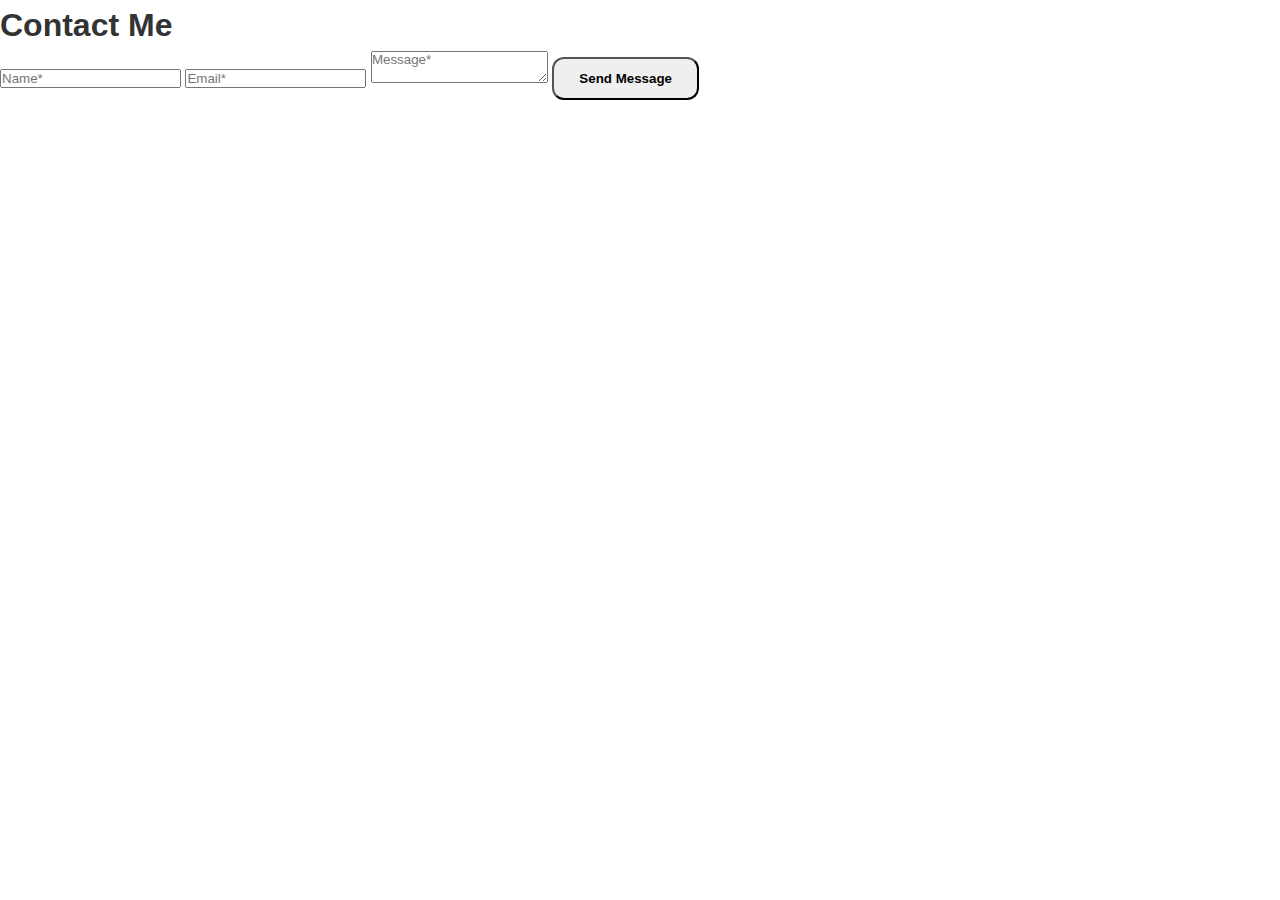
<file: contact.html>
<!DOCTYPE html>
<html lang="en">
<head>
  <meta charset="UTF-8">
  <title>Contact - Aamir Shahzad</title>
  <link rel="stylesheet" href="style.css">
</head>
<body>
  <h1>Contact Me</h1>
  <form action="https://formsubmit.co/amirshahzad37925@gmail.com" method="POST">
    <input type="hidden" name="_captcha" value="false">
    <input type="text" name="name" placeholder="Name*" required>
    <input type="email" name="email" placeholder="Email*" required>
    <textarea name="message" placeholder="Message*" required></textarea>
    <button type="submit" class="btn">Send Message</button>
  </form>
</body>
</html>
</file>
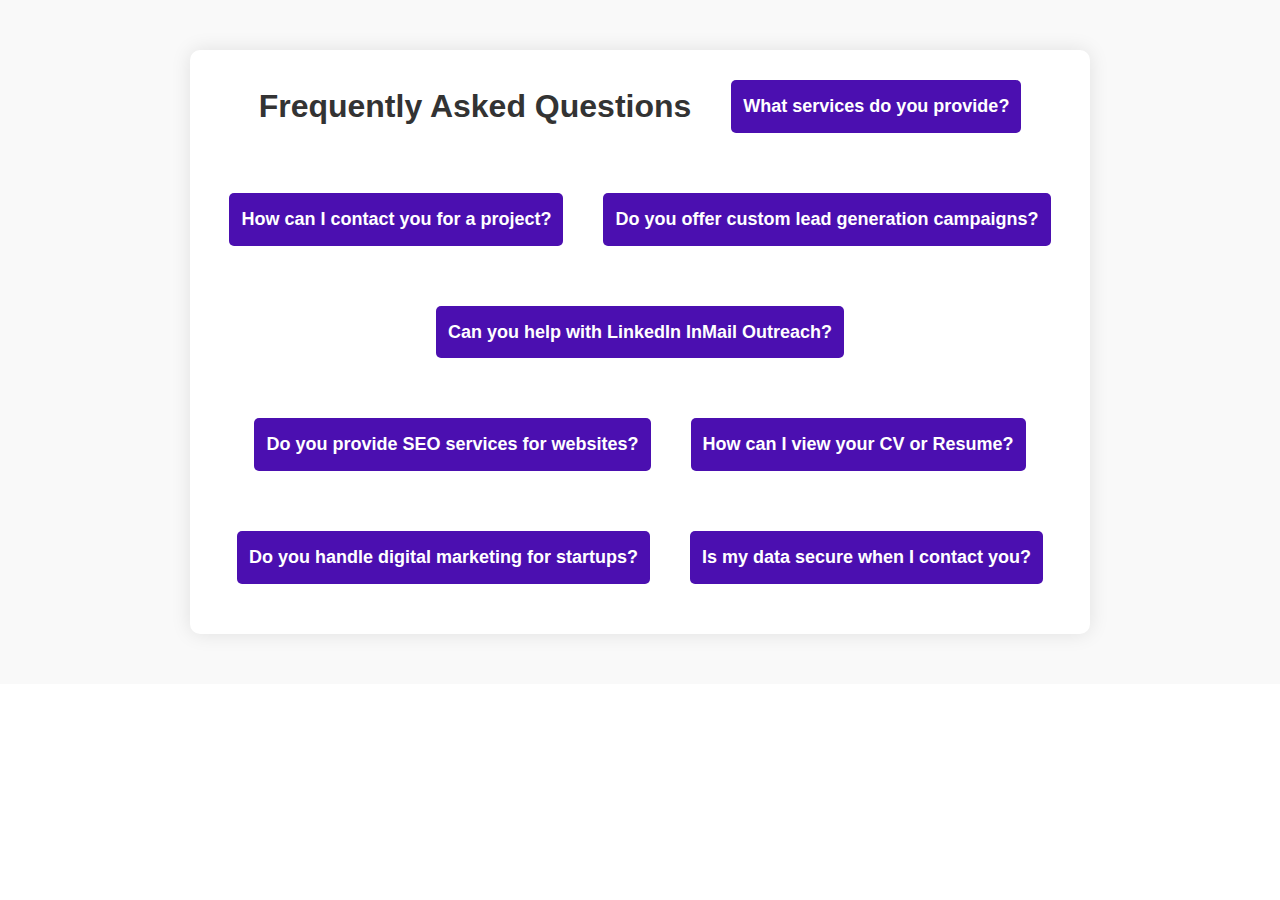
<file: faqs.html>
<!DOCTYPE html>
<html lang="en">
<head>
    <meta charset="UTF-8">
    <meta name="viewport" content="width=device-width, initial-scale=1.0">
    <title>FAQs - Aamir Shahzad</title>

    <!-- Favicon Links -->
    <link rel="shortcut icon" href="favicon.ico" type="image/x-icon">
    <link rel="icon" href="favicon.ico" type="image/x-icon">

    <link rel="icon" type="image/png" sizes="32x32" href="favicon-32x32.png">
    <link rel="icon" type="image/png" sizes="16x16" href="favicon-16x16.png">
    <link rel="apple-touch-icon" sizes="180x180" href="apple-touch-icon.png">
    <link rel="icon" type="image/png" sizes="192x192" href="android-chrome-192x192.png">
    <link rel="icon" type="image/png" sizes="512x512" href="android-chrome-512x512.png">
    <link rel="manifest" href="site.webmanifest">

    <link rel="canonical" href="https://aamirportfolio.site/faqs.html">
    <link rel="stylesheet" href="style.css">
    <link rel="stylesheet" href="https://cdnjs.cloudflare.com/ajax/libs/font-awesome/6.5.2/css/all.min.css">

    <style>
        .faqs-section {
            background: #f9f9f9;
            padding: 50px 20px;
            font-family: 'Poppins', sans-serif;
        }

        .faqs-section .container {
            max-width: 900px;
            margin: 0 auto;
            background: #fff;
            padding: 30px;
            border-radius: 10px;
            box-shadow: 0 0 20px rgba(0,0,0,0.1);
        }

        .faqs-section h1 {
            text-align: center;
            margin-bottom: 20px;
            color: #333;
        }

        .faq-item {
            margin-bottom: 20px;
        }

        .faq-item h3 {
            cursor: pointer;
            padding: 12px;
            margin: 0;
            background: #4b0fb0;
            color: #fff;
            border-radius: 5px;
            font-size: 18px;
        }

        .faq-item p {
            display: none;
            background: #f3f3f3;
            padding: 12px;
            margin: 0;
            border-radius: 0 0 5px 5px;
            font-size: 16px;
            color: #333;
        }

        .faq-item.active p {
            display: block;
        }

        @media(max-width: 600px) {
            .faqs-section .container {
                padding: 20px;
            }
        }
    </style>
</head>
<body>

<section class="faqs-section">
    <div class="container">
        <h1>Frequently Asked Questions</h1>

        <div class="faq-item">
            <h3>What services do you provide?</h3>
            <p>I specialize in Lead Generation, LinkedIn Outreach, SEO Optimization, and Digital Marketing campaigns to help businesses grow.</p>
        </div>

        <div class="faq-item">
            <h3>How can I contact you for a project?</h3>
            <p>You can reach me via the Contact Form on my portfolio website or directly at <a href="mailto:aamirsinfo@gmail.com">aamirsinfo@gmail.com</a>.</p>
        </div>

        <div class="faq-item">
            <h3>Do you offer custom lead generation campaigns?</h3>
            <p>Yes, I create tailored campaigns based on your target audience, industry, and business goals to deliver high-quality leads.</p>
        </div>

        <div class="faq-item">
            <h3>Can you help with LinkedIn InMail Outreach?</h3>
            <p>Absolutely! I am an expert in LinkedIn InMail outreach and can design campaigns to connect with your ideal prospects.</p>
        </div>

        <div class="faq-item">
            <h3>Do you provide SEO services for websites?</h3>
            <p>Yes, I help optimize websites for better rankings, faster load speeds, and improved visibility on search engines.</p>
        </div>

        <div class="faq-item">
            <h3>How can I view your CV or Resume?</h3>
            <p>You can download my CV directly from the link in the portfolio footer or through this <a href="aamir-shahzad-cv.pdf">CV Download</a> link.</p>
        </div>

        <div class="faq-item">
            <h3>Do you handle digital marketing for startups?</h3>
            <p>Yes, I provide affordable digital marketing services for startups, focusing on growth and audience engagement.</p>
        </div>

        <div class="faq-item">
            <h3>Is my data secure when I contact you?</h3>
            <p>Absolutely! Please read the Privacy Policy page on my website to understand how your data is protected.</p>
        </div>
    </div>
</section>

<script>
    const faqItems = document.querySelectorAll('.faq-item h3');
    faqItems.forEach(item => {
        item.addEventListener('click', () => {
            const parent = item.parentElement;
            parent.classList.toggle('active');
        });
    });
</script>

</body>
</html>
</file>
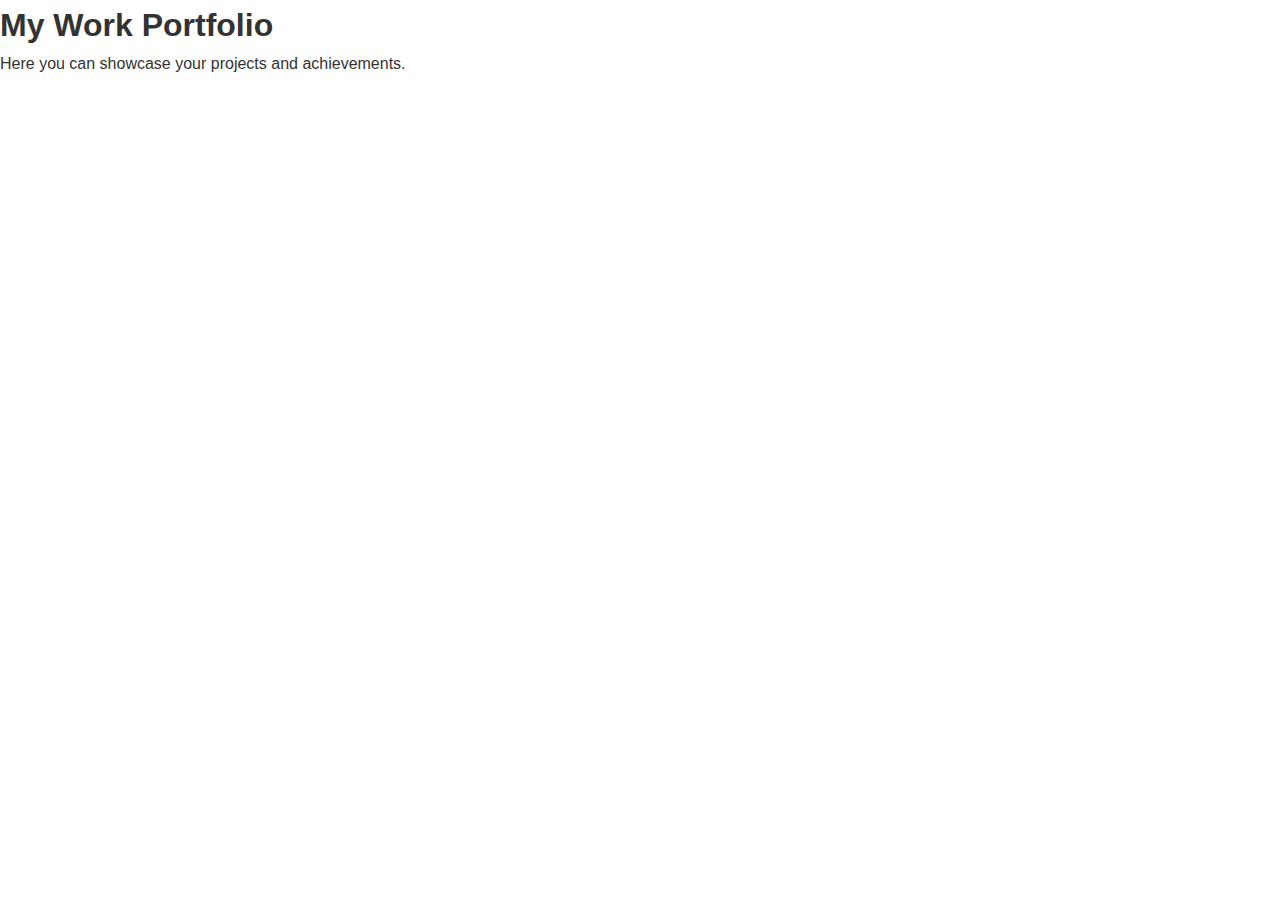
<file: portfolio.html>
<!DOCTYPE html>
<html lang="en">
<head>
  <meta charset="UTF-8">
  <title>My Portfolio - Aamir Shahzad</title>
  <link rel="stylesheet" href="style.css">
</head>
<body>
  <h1>My Work Portfolio</h1>
  <p>Here you can showcase your projects and achievements.</p>
</body>
</html>
</file>
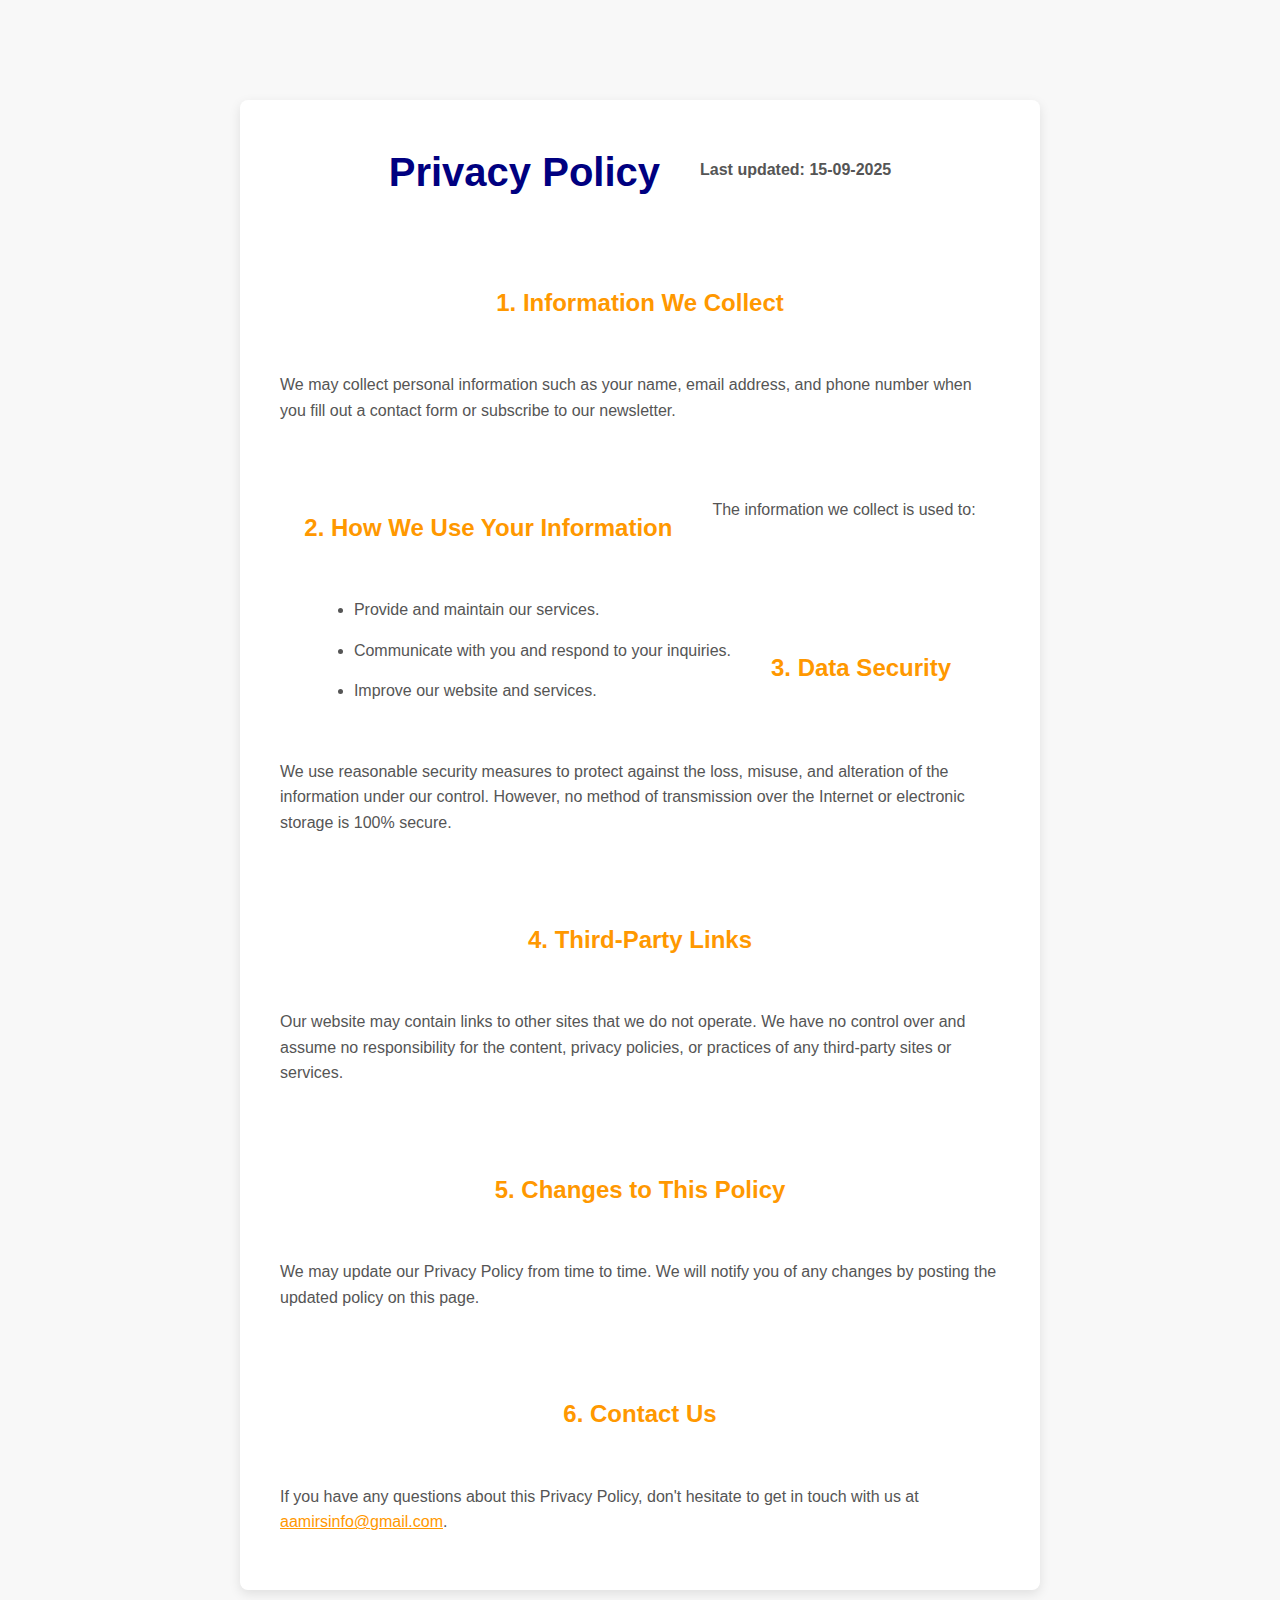
<file: privacy.html>
<!DOCTYPE html>
<html lang="en">
<head>
    <meta charset="UTF-8">
    <meta name="viewport" content="width=device-width, initial-scale=1.0">
    <title>Privacy Policy</title>
    <link rel="icon" type="image/x-icon" href="/images/favicon.ico">
    <link rel="stylesheet" href="style.css">
    <link rel="stylesheet" href="https://cdnjs.cloudflare.com/ajax/libs/font-awesome/6.5.2/css/all.min.css">
</head>
<body>

    <section class="privacy-policy">
        <div class="container">
            <h1>Privacy Policy</h1>
            <p><strong>Last updated: 15-09-2025</strong></p>

            <h2>1. Information We Collect</h2>
            <p>We may collect personal information such as your name, email address, and phone number when you fill out a contact form or subscribe to our newsletter.</p>

            <h2>2. How We Use Your Information</h2>
            <p>The information we collect is used to:</p>
            <ul>
                <li>Provide and maintain our services.</li>
                <li>Communicate with you and respond to your inquiries.</li>
                <li>Improve our website and services.</li>
            </ul>

            <h2>3. Data Security</h2>
            <p>We use reasonable security measures to protect against the loss, misuse, and alteration of the information under our control. However, no method of transmission over the Internet or electronic storage is 100% secure.</p>

            <h2>4. Third-Party Links</h2>
            <p>Our website may contain links to other sites that we do not operate. We have no control over and assume no responsibility for the content, privacy policies, or practices of any third-party sites or services.</p>

            <h2>5. Changes to This Policy</h2>
            <p>We may update our Privacy Policy from time to time. We will notify you of any changes by posting the updated policy on this page.</p>

            <h2>6. Contact Us</h2>
            <p>If you have any questions about this Privacy Policy, don't hesitate to get in touch with us at <a href="mailto:aamirsinfo@gmail.com">aamirsinfo@gmail.com</a>.</p>
        </div>
    </section>

    </body>
</html>
</file>
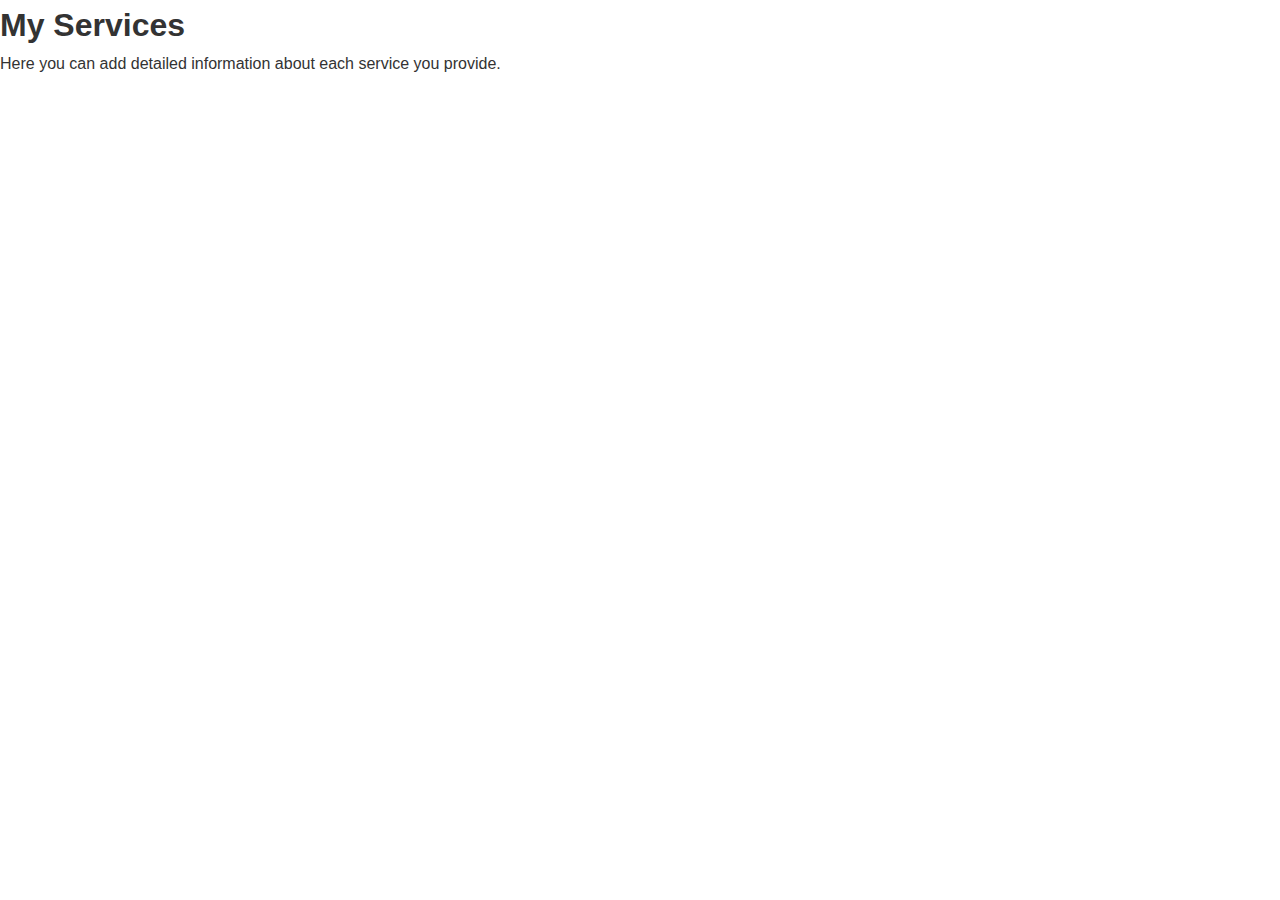
<file: services.html>
<!DOCTYPE html>
<html lang="en">
<head>
  <meta charset="UTF-8">
  <title>My Services - Aamir Shahzad</title>
  <link rel="stylesheet" href="style.css">
</head>
<body>
  <h1>My Services</h1>
  <p>Here you can add detailed information about each service you provide.</p>
</body>
</html>
</file>
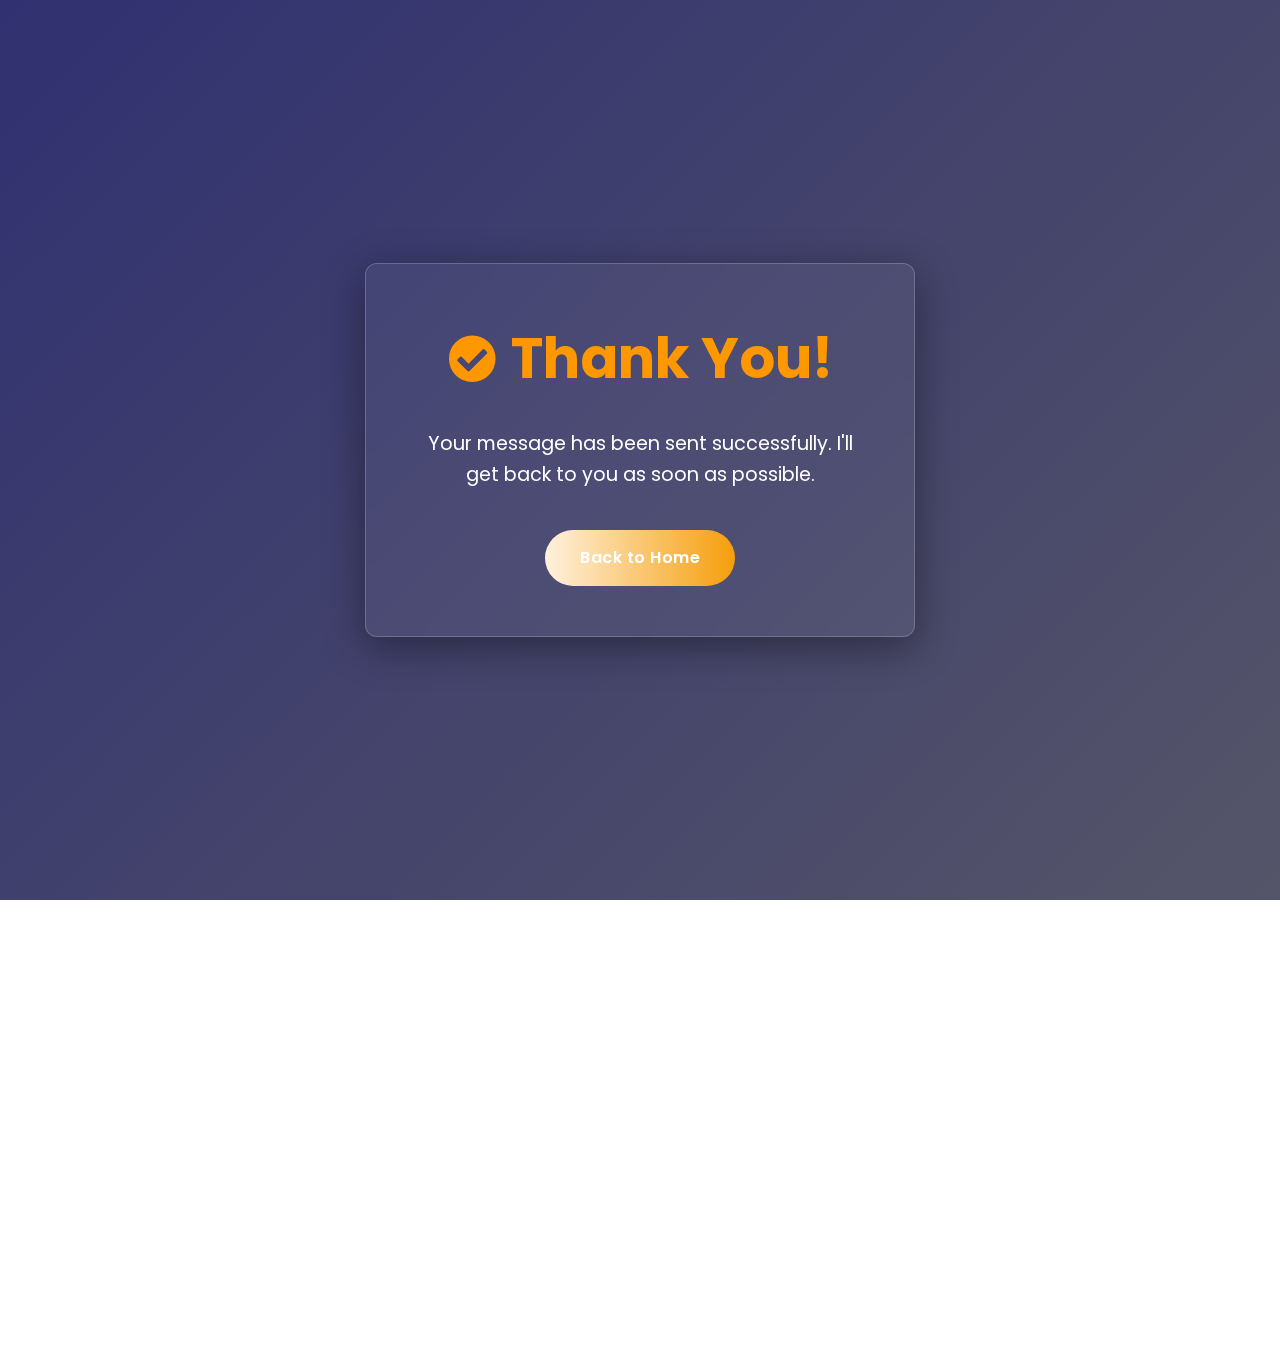
<file: thankyou.html>
<!DOCTYPE html>
<html lang="en">
<head>
    <meta charset="UTF-8">
    <meta name="viewport" content="width=device-width, initial-scale=1.0">
    <title>Thank You | Aamir Shahzad</title>

    <!-- Favicon Links - Recommended Order -->
<link rel="shortcut icon" href="favicon.ico" type="image/x-icon">
<link rel="icon" href="favicon.ico" type="image/x-icon">

<!-- Optional Sizes -->
<link rel="icon" type="image/png" sizes="32x32" href="favicon-32x32.png">
<link rel="icon" type="image/png" sizes="16x16" href="favicon-16x16.png">
<link rel="apple-touch-icon" sizes="180x180" href="apple-touch-icon.png">
<link rel="icon" type="image/png" sizes="192x192" href="android-chrome-192x192.png">
<link rel="icon" type="image/png" sizes="512x512" href="android-chrome-512x512.png">

<!-- Manifest (Optional for PWA) -->
<link rel="manifest" href="site.webmanifest">
    <link rel="canonical" href="https://aamirportfolio.site/thankyou.html">
    <link rel="preconnect" href="https://fonts.googleapis.com">
    <link rel="preconnect" href="https://fonts.gstatic.com" crossorigin>
    <link href="https://fonts.googleapis.com/css2?family=Poppins:wght@400;500;600;700&display=swap" rel="stylesheet"> 
    <link rel="stylesheet" href="https://cdnjs.cloudflare.com/ajax/libs/font-awesome/5.15.4/css/all.min.css">    
    <link rel="stylesheet" href="style.css">
    
    <style>
        /* ================= THANK YOU PAGE STYLES ================= */
        body {
            background: linear-gradient(135deg, rgba(0, 0, 80, 0.85), rgba(0, 0, 30, 0.7));
            color: #fff;
            display: flex;
            justify-content: center;
            align-items: center;
            height: 100vh;
            text-align: center;
            font-family: 'Poppins', sans-serif;
            overflow: hidden;
            position: relative;
        }

        /* Subtle background animation */
        body::after {
            content: '';
            position: absolute;
            top: -50%;
            left: -50%;
            width: 200%;
            height: 200%;
            background: rgba(255, 255, 255, 0.05);
            animation: background-pulse 15s ease-in-out infinite;
            z-index: -1;
        }
        
        @keyframes background-pulse {
            0% { transform: scale(1) rotate(0deg); }
            50% { transform: scale(1.1) rotate(5deg); }
            100% { transform: scale(1) rotate(0deg); }
        }

        .thankyou-box {
            background: rgba(255, 255, 255, 0.05);
            backdrop-filter: blur(10px);
            padding: 50px; /* Increased padding */
            border-radius: 12px;
            box-shadow: 0 10px 40px 0 rgba(0, 0, 0, 0.4);
            max-width: 550px;
            width: 90%;
            border: 1px solid rgba(255, 255, 255, 0.2);
            animation: fadeInScale 0.8s cubic-bezier(0.2, 0.8, 0.2, 1);
            position: relative;
        }

        .thankyou-box h1 {
            font-size: 3.5rem; /* Increased font size */
            color: #ff9800;
            margin-bottom: 25px;
            display: flex;
            align-items: center;
            justify-content: center;
            gap: 15px;
        }
        
        .thankyou-box h1 i {
            font-size: 3rem;
            color: #ff9800;
        }

        .thankyou-box p {
            font-size: 1.2rem; /* Increased font size for better readability */
            line-height: 1.6;
            margin-bottom: 40px;
        }

        /* Match the main website's button style */
        .thankyou-box .btn-back {
            display: inline-block;
            background: linear-gradient(90deg, #FFF1DE, #f59e0b);
            color: #fff;
            padding: 15px 35px; /* Increased button size */
            text-decoration: none;
            border-radius: 50px; /* More rounded button */
            font-weight: 600;
            transition: all 0.4s ease;
            letter-spacing: 0.5px;
        }

        .thankyou-box .btn-back:hover {
            background: #fff;
            color: #ff9800;
            box-shadow: 0 5px 15px rgba(255, 152, 0, 0.4);
            transform: translateY(-3px);
        }

        /* Responsive styles for smaller screens */
        @media (max-width: 600px) {
            .thankyou-box {
                padding: 30px;
            }
            .thankyou-box h1 {
                font-size: 2.5rem;
                gap: 10px;
            }
            .thankyou-box h1 i {
                font-size: 2.5rem;
            }
            .thankyou-box p {
                font-size: 1rem;
            }
        }
        
        @keyframes fadeInScale {
            from {
                opacity: 0;
                transform: scale(0.9);
            }
            to {
                opacity: 1;
                transform: scale(1);
            }
        }
    </style>
</head>
<body>
    <div class="thankyou-box">
        <h1>
            <i class="fas fa-check-circle"></i>
            Thank You!
        </h1>
        <p>Your message has been sent successfully. I'll get back to you as soon as possible.</p>
        <a href="index.html" class="btn-back">Back to Home</a>
    </div>
</body>
</html>
</file>
<file: style.css>
/* ================= GENERAL STYLES ================= */
        * {
            margin: 0;
            padding: 0;
            box-sizing: border-box;
            font-family: 'Poppins', sans-serif;
        }

        body {
            line-height: 1.6;
            color: #333;
            background: #fff;
        }

        html {
            scroll-behavior: smooth;
        }
A
        section {
            scroll-margin-top: 100px;
        }

        /* ================= PRELOADER ================= */
        #preloader {
            position: fixed;
            top: 0;
            left: 0;
            width: 100%;
            height: 100%;
            background: linear-gradient(135deg, rgb(2, 6, 125), rgba(4, 7, 92), rgba(0, 0, 128, 1));
            display: flex;
            align-items: center;
            justify-content: center;
            z-index: 9999;
            transition: opacity 0.8s ease;
        }

        #preloader.fade-out {
            opacity: 0;
            pointer-events: none;
            transition: opacity 0.8s ease;
        }

        :root {
            --cube-size: 28px;
            --duration: 2000ms;
            --top-gradient: linear-gradient(160deg, #f97316, #000080);
            --side-gradient: linear-gradient(135deg, #FFF1DE, #f59e0b);
        }

        .preloader-overlay {
            position: fixed;
            inset: 0;
            display: flex;
            align-items: center;
            justify-content: center;
            background: linear-gradient(135deg, #0f172a, #312e81);
            z-index: 9999;
        }

        /* Cloth-like wave animation */
        @keyframes clothWave {
            0% { transform: rotateX(40deg) rotateZ(-45deg) translateY(0) translateX(0); }
            25% { transform: rotateX(40deg) rotateZ(-45deg) translateY(-20px) translateX(10px); }
            50% { transform: rotateX(40deg) rotateZ(-45deg) translateY(0) translateX(20px); }
            75% { transform: rotateX(40deg) rotateZ(-45deg) translateY(20px) translateX(10px); }
            100% { transform: rotateX(40deg) rotateZ(-45deg) translateY(0) translateX(0); }
        }

        .cube-grid {
            display: grid;
            grid-template-columns: repeat(4, 1fr);
            gap: 8px;
            transform-style: preserve-3d;
            perspective: 800px;
            animation: clothWave 5s ease-in-out infinite;
        }

        /* Cube spring animation */
        @keyframes jumpWithWave {
            0%, 100% { transform: translateY(0) scaleY(1); }
            25% { transform: translateY(-25px) scaleY(1.1); }
            50% { transform: translateY(0) scaleY(0.9); }
            75% { transform: translateY(15px) scaleY(1.05); }
        }

        .cube {
            position: relative;
            width: var(--cube-size);
            height: var(--cube-size);
            transform-style: preserve-3d;
            animation: jumpWithWave 2s ease-in-out infinite;
        }

        /* Faces with gradients */
        .face {
            position: absolute;
            width: var(--cube-size);
            height: var(--cube-size);
            opacity: 0.95;
            border: 1px solid rgba(0,0,0,0.1);
        }

        /* top = orange gradient + glow */
        .top {
            background: linear-gradient(135deg, #f97316, #f59e0b);
            box-shadow: 0 0 10px rgba(255, 140, 0, 0.7), 0 0 20px rgba(255, 140, 0, 0.5);
            transform: rotateX(90deg) translateZ(calc(var(--cube-size)/2));
        }

        /* sides = dark blue */
        .bottom { background: var(--side-gradient); transform: rotateX(-90deg) translateZ(calc(var(--cube-size)/2)); }
        .left { background: var(--side-gradient); transform: rotateY(-90deg) translateZ(calc(var(--cube-size)/2)); }
        .right { background: var(--side-gradient); transform: rotateY(90deg) translateZ(calc(var(--cube-size)/2)); }
        .front { background: var(--side-gradient); transform: translateZ(calc(var(--cube-size)/2)); }
        .back { background: var(--side-gradient); transform: rotateY(180deg) translateZ(calc(var(--cube-size)/2)); }

        /* Ripple delays for natural wave motion */
        .cube:nth-child(1) { animation-delay: 0s; }
        .cube:nth-child(2) { animation-delay: 0.1s; }
        .cube:nth-child(3) { animation-delay: 0.2s; }
        .cube:nth-child(4) { animation-delay: 0.3s; }
        .cube:nth-child(5) { animation-delay: 0.2s; }
        .cube:nth-child(6) { animation-delay: 0.3s; }
        .cube:nth-child(7) { animation-delay: 0.4s; }
        .cube:nth-child(8) { animation-delay: 0.5s; }
        .cube:nth-child(9) { animation-delay: 0.4s; }
        .cube:nth-child(10) { animation-delay: 0.5s; }
        .cube:nth-child(11) { animation-delay: 0.6s; }
        .cube:nth-child(12) { animation-delay: 0.7s; }
        .cube:nth-child(13) { animation-delay: 0.6s; }
        .cube:nth-child(14) { animation-delay: 0.7s; }
        .cube:nth-child(15) { animation-delay: 0.8s; }
        .cube:nth-child(16) { animation-delay: 0.9s; }

        /* ================= NAVBAR ================= */
        nav {
            position: fixed;
            top: 0;
            left: 0;
            width: 100%;
            background: rgba(0, 0, 0, 0.4);
            backdrop-filter: blur(10px);
            padding: 12px 15px;
            display: flex;
            justify-content: space-between;
            align-items: center;
            z-index: 1000;
        }

        nav .logo {
            color: #fff;
            font-size: 28px;
            font-weight: 600;
            text-decoration: none !important;
        }

        nav .logo span {
            color: #ff9800;
        }

        nav ul {
            list-style: none;
            display: flex;
            gap: 30px;
        }

        nav ul li a {
            text-decoration: none;
            color: white;
            font-size: 18px;
            font-weight: 500;
            position: relative;
            transition: color 0.3s ease;
        }

        nav ul li a::after {
            content: "";
            position: absolute;
            width: 0;
            height: 2px;
            left: 0;
            bottom: -5px;
            background: linear-gradient(90deg, #00c6ff, #0072ff);
            transition: width 0.3s ease;
        }

        nav ul li a:hover {
            color: #00ffff;
        }

        nav ul li a:hover::after,
        nav ul li a.active::after {
            width: 100%;
        }

        nav ul li a.active {
            color: #ffd700;
        }

       /* ================= HERO ================= */
.hero {
    padding-top: 60px;
    min-height: 100vh;
    position: relative;
    overflow: hidden;
    display: flex;
    align-items: center;
    justify-content: center;
    background: linear-gradient(135deg, rgba(0, 0, 80, 0.85), rgba(0, 0, 30, 0.7));
    color: #fff;
    text-align: center;
}

/* Moving Metallic Shine */
.hero::before {
    content: "";
    position: absolute;
    top: 0;
    left: -50%;
    width: 200%;
    height: 100%;
    background: linear-gradient(
        120deg,
        rgba(255, 255, 255, 0.4) 0%,
        rgba(255, 255, 255, 0.05) 25%,
        rgba(255, 255, 255, 0) 50%,
        rgba(255, 255, 255, 0.05) 75%,
        rgba(255, 255, 255, 0.4) 100%
    );
    opacity: 0.1;
    transform: skewX(-20deg);
    filter: blur(12px);
    animation: metallicSweep 10s ease-in-out infinite;
    pointer-events: none;
    z-index: 1;
}

/* Glow particles */
.hero::after {
    content: "";
    position: absolute;
    top: 0;
    left: 0;
    width: 200%;
    height: 200%;
    background-image: radial-gradient(rgba(255,255,255,0.15) 1px, transparent 1px);
    background-size: 80px 80px;
    opacity: 0.08;
    animation: particlesMove 25s linear infinite;
    z-index: 1;
}

/* Shine Animation */
@keyframes metallicSweep {
    0% { transform: translateX(-100%) skewX(-20deg); }
    50% { transform: translateX(0%) skewX(-20deg); }
    100% { transform: translateX(100%) skewX(-20deg); }
}

/* Particle Animation */
@keyframes particlesMove {
    0% { transform: translateY(0); }
    100% { transform: translateY(-200px); }
}

/* Hero Content on Top */
.hero > * {
    position: relative;
    z-index: 2;
}

#particles-js {
    position: absolute;
    top: 0;
    left: 0;
    right: 0;
    width: 100%;
    height: 100%;
    z-index: -1;
}
 

.hero-content {
    display: flex;
    justify-content: center;
    align-items: center;
    width: 100%;
    max-width: 1200px;
    padding: 100px;
    flex-direction: column;
    z-index: 1;
}

@media (min-width: 768px) {
    .hero-content {
        flex-direction: row;
    }
}

/* IMAGE CONTAINER */
.hero-img {
    position: relative;
    overflow: hidden;
    border-radius: 20% 80% 80% 20% / 80% 20% 80% 20%;
    box-shadow: 0 0 50px 10px rgba(0, 191, 255, 0.7);
    margin-right: 100px;
    width: 310px; 
    height: 380px
}

.hero-img img {
    width: 100%;
    height: 100%;
    object-fit: cover;
    object-position: top;
    display: block;
}

/* Text Section */
.hero-text {
    text-align: left;
    color: #fff;
    text-align: center;
}

@media (min-width: 768px) {
    .hero-text {
        text-align: left; /* Desktop par left align */
    }
}

.hero-text h2 {
    font-size: 28px;
    margin-bottom: 5px;
    color: #fff;
}

.hero-text h1 {
    font-size: 48px;
    margin: 10px 0;
}

.hero-text h1 .highlight {
    color: #ff9800; /* Yellow/Orange highlight */
}

.hero-text .typing-text {
    font-size: 28px;
    color: #ffffff;
    font-weight: 500;
    display: inline-block;
    margin: 10px 0;
    min-height: 35px;
}

.hero-text p {
    font-size: 18px;
    margin-bottom: 20px;
}

/* Hero Button */
.hero-text .btn {
    background: linear-gradient(90deg, #FFF1DE, #f59e0b);
    color: #fff;
    padding: 12px 30px;
    text-decoration: none;
    border-radius: 12px 5px;
    margin-top: 20px;
    display: inline-block;
    transition: 0.3s;
}

.hero-text .btn:hover {
    background: #fff;
    color: #ff9800;
}

/* Responsive Adjustments */
@media (max-width: 767px) {
    .hero-img {
        margin-right: 0; /* Mobile par image ka right margin hatayein */
        margin-bottom: 30px; /* Mobile par image ke neeche space */
    }
    .hero-text h1 {
        font-size: 36px;
    }
    .hero-text h2, .hero-text .typing-text {
        font-size: 24px;
    }
    .hero-content {
        padding: 0 20px;
    }
}

/* ================= ABOUT ================= */
.about {
    background: linear-gradient(135deg, rgba(0, 0, 80, 0.85), rgba(0, 0, 30, 0.7));
            padding: 70px 30px;
            color: #fff;
}

.about h2 {
    color: #fff;
}

.about h2 span {
    color: #ff9800;
}

.container {
    display: flex;
    gap: 40px;
    flex-wrap: wrap;
    align-items: center; /* Vertically aligns items in the container */
    justify-content: center; /* Centers items horizontally */
}

/* When the screen is small, change the layout */
@media (max-width: 768px) {
    .container {
        flex-direction: column;
    }
}

.about-text-content {
    flex: 1;
    min-width: 300px; /* Ensures it doesn't get too small */
}

.about-text-content h2 {
    font-size: 36px;
    margin-bottom: 20px;
    color: #fff;
}

.about-text-content p {
    font-size: 16px;
    line-height: 1.7;
    margin-bottom: 15px;
    color: #fff;
}

.about-text-content strong {
    color: #4b6cb7;
}

/* Button group styling */
.btn-group {
    margin-top: 30px;
    display: flex;
    gap: 15px;
}

.btn {
    padding: 12px 25px;
    border-radius: 12px;
    text-decoration: none;
    font-weight: 600;
    transition: background 0.3s;
    text-align: center;
}

/* For the Let's Connect button */
.btn-primary {
    background: linear-gradient(90deg, #FFF1DE, #f59e0b);
    color: #fff;
    text-decoration: none;
    border-radius: 12px;
    display: inline-block;
    transition: 0.3s;
}

/* For the Download CV button */
.btn-secondary {
    background: linear-gradient(90deg, #FFF1DE, #f59e0b);
    color: #fff;
    text-decoration: none;
    border-radius: 12px;
    display: inline-block;
    transition: 0.3s;
}

/* Hover effects */
.btn-primary:hover, .btn-secondary:hover {
    background: #fff;
    color: #ff9800;
}
/* Container for the skills section */
.skills-container {
    flex: 1;
    display: flex;
    flex-direction: column;
    gap: 30px;
    max-width: 450px;
    margin: auto; /* Centers the container */
}

/* Individual skill item */
.skill-item {
    width: 100%;
}

.skill-item h3 {
    font-size: 18px;
    margin-bottom: 10px;
    color: #fff;
    font-weight: 600;
}

/* Outer bar (background) */
.progress-bar-container {
    background: #e9ecef;
    height: 12px;
    border-radius: 6px;
    overflow: hidden;
    position: relative;
}

/* Inner bar (the filling part) */
.progress-bar {
    background-color: #ff9800;
    height: 100%;
    width: 0; /* Start with 0 width to animate */
    transition: width 1.5s ease-in-out;
    border-radius: 6px;
    position: relative;
}

/* Add percentage text inside the bar */
.progress-bar::after {
    content: attr(data-skill-level);
    position: absolute;
    top: 50%;
    right: 5px;
    transform: translateY(-50%);
    color: white;
    font-size: 10px;
    font-weight: bold;
    text-shadow: 1px 1px 2px rgba(0, 0, 0, 0.4);
}

/* Mobile responsive adjustments */
@media (max-width: 768px) {
    .skills-container {
        width: 100%;
        margin-top: 40px;
    }
}
        /* ================= SERVICES ================= */
        .services {
            background: linear-gradient(135deg, rgba(0, 0, 80, 0.85), rgba(0, 0, 30, 0.7));
            text-align: center;
            padding: 70px 20px;
            color: #fff;
        }

        .services h2 span {
            color: #ff9800;
        }

        .service-container {
            display: grid;
            grid-template-columns: repeat(auto-fit, minmax(260px, 1fr));
            gap: 25px;
            margin-top: 40px;
        }

        .service-box {
            background: #fff;
            padding: 25px;
            border-radius: 12px;
            box-shadow: 0 4px 12px rgba(0,0,0,0.2);
            text-align: left;
            transition: all 0.3s ease;
        }

        .service-box:hover {
            transform: translateY(-8px);
            box-shadow: 0 8px 18px rgba(0,0,0,0.25);
        }

        .service-box h3 {
            font-size: 1.3rem;
            margin-bottom: 12px;
            color: #ff9800;
        }

        .service-box p {
            font-size: 0.95rem;
            color: #444;
            margin-bottom: 12px;
            line-height: 1.5;
        }

        .service-points {
            list-style: none;
            padding: 0;
            margin-top: 10px;
        }

        .service-points li {
            margin: 8px 0;
            font-size: 0.95rem;
            display: flex;
            align-items: center;
            color: #333;
        }

        .service-points i {
            color: #ff9800;
            margin-right: 10px;
            font-size: 16px;
            flex-shrink: 0;
        }

        .service-points li:hover i {
            transform: scale(1.2);
            color: #ff9800;
            transition: transform 0.3s ease;
        }

        /* ================= PORTFOLIO ================= */
        .portfolio {
            background: linear-gradient(135deg, rgba(0, 0, 80, 0.85), rgba(0, 0, 30, 0.7));
            text-align: center;
            padding: 70px 20px;
            color: #fff;
        }

        .portfolio h2 span {
            color: #ff9800;
        }

        .portfolio-container {
            display: grid;
            grid-template-columns: repeat(auto-fit, minmax(280px, 1fr));
            gap: 20px;
            margin-top: 30px;
        }

        .portfolio-item {
            background: #fff;
            border-radius: 12px;
            box-shadow: 0 4px 12px rgba(0, 0, 0, 0.2);
            text-align: center;
            transition: transform 0.3s ease, box-shadow 0.3s ease;
            position: relative;
            overflow: hidden;
            height: auto;
            display: flex;
            flex-direction: column;
        }

        .portfolio-item:hover {
            transform: translateY(-8px);
            box-shadow: 0 8px 18px rgba(0, 0, 0, 0.25);
        }

        .portfolio-link {
            text-decoration: none;
            color: #333;
            display: block;
        }

        .portfolio-item img {
            width: 100%;
            height: 200px;
            object-fit: contain;
            display: block;
            border-radius: 12px 12px 0 0;
        }

        .portfolio-item h3 {
            font-size: 1.3rem;
            color: #000080;
            margin: 15px 0;
        }

        .portfolio-item h3 i {
            margin-right: 8px;
            color: #ff9800;
        }

        /* The overlay effect on hover */
        .portfolio-item::before {
            content: "See More Details";
            position: absolute;
            top: 0;
            left: 0;
            width: 100%;
            height: 200px;
            background: rgba(0, 0, 0, 0.7);
            color: #fff;
            display: flex;
            align-items: center;
            justify-content: center;
            font-size: 1.1rem;
            font-weight: 500;
            opacity: 0;
            transition: opacity 0.4s ease;
            border-radius: 12px 12px 0 0;
            pointer-events: none;
        }

        .portfolio-item:hover::before {
            opacity: 1;
        }

        /* ================= COUNTER ================= */
        .counter-section {
            background: linear-gradient(135deg, rgba(0, 0, 80, 0.85), rgba(0, 0, 30, 0.7));
            text-align: center;
            padding: 70px 20px;
            color: #fff;
        }

        .counter-section h2 span { color: #ff9800; }

        .counter-container {
            display: grid;
            grid-template-columns: repeat(auto-fit, minmax(200px, 1fr));
            gap: 30px;
            margin-top: 40px;
        }

        .counter-box h3 {
            font-size: 2.5rem;
            color: #ff9800;
            margin-bottom: 10px;
        }

        .counter-box p { font-size: 1rem; }

/* ================= REVIEWS ================= */
.reviews {
  background: linear-gradient(135deg, rgba(0, 0, 80, 0.85), rgba(0, 0, 30, 0.7));
  padding: 50px 20px;
  text-align: center;
  color: #fff;
}

.reviews .section-title {
  font-size: 2.5rem;
  font-weight: 700;
  margin-bottom: 40px;
}

.reviews h2 {
  margin-bottom: 35px;  /* gap heading aur cards ke beech zyada ho jayega */
}

.reviews h2 span.highlight {
  color: #ff9800;  /* Orange color for 'Reviews' */
}

.reviews h2 span {
  color: #fff;  /* White color for 'Client' */
}
  
.review-container {
  display: grid;
  grid-template-columns: repeat(auto-fit, minmax(320px, 1fr));
  gap: 30px;
}

.review-card {
  background: #fff;
  color: #333;
  border-radius: 12px;
  padding: 25px;
  text-align: left;
  box-shadow: 0 4px 15px rgba(0,0,0,0.1);
  transition: transform 0.3s ease, box-shadow 0.3s ease;
}

.review-card:hover {
  transform: translateY(-8px);
  box-shadow: 0 8px 20px rgba(0,0,0,0.25);
}

.review-header {
  display: flex;
  align-items: center;
  gap: 15px;
  margin-bottom: 15px;
}

.review-img {
  width: 60px;
  height: 60px;
  border-radius: 50%;
  object-fit: cover;
}

.review-card h3 {
  margin: 0;
  font-size: 1.1rem;
  font-weight: 600;
  color: #000;
}

.stars {
  color: #ff9800;
  font-size: 1rem;
}

.review-card p {
  font-style: italic;
  color: #555;
  line-height: 1.5;
}

@media (max-width: 768px) {
  .reviews h2 {
    margin-bottom: 35px; /* mobile screens pe thoda kam gap */
  }
}

        /* ================= CERTIFICATIONS ================= */
        .certifications {
            /* Background ko Services aur Portfolio section se match kiya gaya hai */
            background: linear-gradient(135deg, rgba(0, 0, 80, 0.85), rgba(0, 0, 30, 0.7));
            padding: 60px 20px;
            text-align: center;
            position: relative;
            color: #fff; /* Text color ko white kar diya */
        }

        .certifications h2 {
            margin-bottom: 30px;
            color: #fff; /* Heading color ko white kar diya */
        }

        .certifications h2 span {
            color: #ff9800;
        }

        .certificates-container {
            display: flex;
            gap: 20px;
            padding-bottom: 20px;
            overflow-x: auto;
            max-width: 100%;
            scroll-behavior: smooth;
            white-space: nowrap;
        }

        .certificates-container::-webkit-scrollbar {
            display: none;
        }

        .cert-item {
            min-width: 250px;
            flex-shrink: 0;
            background: #fff; /* Cert boxes ka color white hi rakha gaya hai */
            border-radius: 12px;
            box-shadow: 0 4px 12px rgba(0, 0, 0, 0.1);
            padding: 25px;
            transition: transform 0.3s ease;
            white-space: normal;
            text-align: left;
            color: #333; /* Text color ko dark kiya */
        }

        .cert-item:hover {
            transform: translateY(-5px);
        }

        .cert-item h3 {
            font-size: 1.2rem;
            color: #000080;
            margin-bottom: 10px;
        }

        .cert-item p {
            color: #555;
            font-size: 0.9rem;
            margin-bottom: 15px;
        }

        /* "View Certificate" button ko Hire Me button se match kiya gaya hai */
        .cert-link {
            display: inline-block;
            background: linear-gradient(90deg, #FFF1DE, #f59e0b);
            color: #fff;
            padding: 8px 15px;
            border-radius: 5px;
            text-decoration: none;
            font-weight: 500;
            transition: background-color 0.3s ease;
        }

        .cert-link:hover {
            background: #fff;
            color: #ff9800;
        }

        /* Scroll buttons styling */
        .cert-controls {
            position: absolute;
            top: 50%;
            transform: translateY(-50%);
            width: 100%;
            display: flex;
            justify-content: space-between;
            padding: 0 10px;
            z-index: 10;
            pointer-events: none;
        }

        .scroll-btn {
            background-color: rgba(0, 0, 0, 0.6);
            color: #fff;
            border: none;
            border-radius: 50%;
            width: 40px;
            height: 40px;
            font-size: 1.2rem;
            cursor: pointer;
            pointer-events: all;
            transition: background-color 0.3s ease;
            box-shadow: 0 2px 8px rgba(0, 0, 0, 0.2);
        }

        .scroll-btn:hover {
            background-color: #000;
        }

        .scroll-btn:disabled {
            opacity: 0.4;
            cursor: not-allowed;
        }

        /* Dot Indicators Styling */
        .cert-dots {
            display: flex;
            justify-content: center;
            margin-top: 20px;
            gap: 8px; /* Dots ke beech ki space */
        }

        .cert-dot {
            width: 10px;
            height: 10px;
            background-color: rgba(255, 255, 255, 0.5); /* Inactive dots ka color white/transparent */
            border-radius: 50%;
            cursor: pointer;
            transition: background-color 0.3s ease, transform 0.3s ease;
        }

        .cert-dot.active {
            background-color: #ff9800; /* Active dot ka color orange */
            transform: scale(1.2); /* Active dot thoda bada hoga */
        }

        .cert-dot:hover {
            background-color: #ff9800;
        }

        /* ================= CONTACT ================= */
        .contact {
            background: linear-gradient(135deg, rgba(0, 0, 80, 0.85), rgba(0, 0, 30, 0.7));
            color: #fff;
            text-align: center;
            padding: 70px 20px;
        }

        .contact h2 span {
            color: #ff9800;
        }

        .contact form {
            max-width: 500px;
            margin: 30px auto;
            display: flex;
            flex-direction: column;
        }

        .contact input,
        .contact textarea {
            padding: 12px;
            margin: 10px 0;
            border-radius: 5px;
            border: 1px solid #ddd;
            font-size: 15px;
        }

        .contact button {
            background: linear-gradient(90deg, #FFF1DE, #f59e0b);
            color: #fff;
            border: none;
            padding: 12px;
            cursor: pointer;
            border-radius: 5px;
            transition: 0.3s;
        }

        .contact button:hover {
            background: #fff;
            color: #ff9800;
        }

        /* ================= FOOTER ================= */
        .footer {
            background: linear-gradient(135deg, #2c003e, #0b0c2a);
            color: #fff;
            padding: 40px 20px 0;
            font-family: 'Poppins', sans-serif;
        }

        /* Top (Logo + Columns) */
        .footer-top {
            display: flex;
            justify-content: space-between;
            align-items: flex-start;
            margin-bottom: 30px;
            padding: 0 40px;
            flex-wrap: wrap;
        }

        /* Logo column */
        .logo-col {
            flex: 1 1 200px;
            text-align: left;
        }

        .logo-col img {
            max-width: 135px;
            margin-bottom: 12px;
        }

        .logo-col .tagline {
            font-weight: 700;
            font-size: 18px;
            color: white;
            margin: 0;
        }

        /* Right side group (Contact + About + Resources) */
        .footer-right {
            display: flex;
            gap: 30px;
            flex: 2 1 500px;
            justify-content: flex-end;
            flex-wrap: wrap;
            text-align: left;
        }

        .footer-col h4 {
            color: orange;
            font-size: 18px;
            margin-bottom: 15px;
        }

        .footer-col ul {
            list-style: none;
            padding: 0;
            margin: 0;
        }

        .footer-col ul li {
            margin: 6px 0;
        }

        .footer-col ul li a,
        .footer-col ul li span {
            color: #ccc;
            text-decoration: none;
            display: flex;
            align-items: center;
            gap: 8px;
            transition: 0.3s;
            font-size: 14px;
        }

        .footer-col ul li a:hover {
            color: #fff;
        }

        /* Bottom Section */
        .footer-bottom {
            border-top: 1px solid rgba(255,255,255,0.1);
            padding: 12px 0 15px;
            text-align: center;
        }

        .social-icons {
            margin-bottom: 5px;
        }

        .social-icons a {
            color: orange;
            font-size: 16px;
            margin: 0 6px;
            transition: 0.3s;
        }

        .social-icons a:hover {
            color: #fff;
        }

        .footer-bottom p {
            margin: 0;
            font-size: 13px;
            line-height: 1.4;
        }

        .footer-bottom a {
            color: orange;
            text-decoration: none;
        }

        .footer-bottom a:hover {
            color: #fff;
        }

        /* ================= RESPONSIVE STYLES ================= */

        /* Styles for tablets and smaller screens (up to 1024px) */
        @media (max-width: 1024px) {
            /* Navbar fixed for tablet view */
            nav {
                flex-direction: column;
                align-items: center;
            }
            nav ul {
                flex-wrap: wrap;
                justify-content: center;
                margin: 10px 0 0;
                gap: 20px;
            }
            
            .about { flex-direction: column; }
            .hero-text h1 { font-size: 32px; }
            .hero-text h2 { font-size: 20px; }
            .service-container, .portfolio-container, .counter-container {
                grid-template-columns: 1fr;
            }
            
            /* Footer responsiveness */
            .footer-top {
                flex-direction: column;
                align-items: center;
                text-align: center;
                padding: 0 20px;
            }
            .logo-col {
                text-align: center;
                margin-bottom: 20px;
            }
            .footer-right {
                flex-direction: row;
                flex-wrap: wrap;
                justify-content: center;
                gap: 20px;
                text-align: left;
            }
            .footer-col {
                width: 100%;
                text-align: center;
            }
            .footer-col ul li a, .footer-col ul li span {
                justify-content: center;
            }
        }

        /* Styles specifically for mobile phones (up to 768px) */
        @media (max-width: 768px) {
            /* Navbar links fix */
            nav {
                padding: 10px 0; /* Reduced padding on top/bottom */
            }
            nav .logo {
                margin: 0 20px; /* Add margin for logo */
            }
            nav ul {
                width: 100%;
                gap: 0;
                justify-content: space-around;
                padding: 0 10px;
            }
            nav ul li a {
                font-size: 14px;
                padding: 5px;
            }

            /* About section padding fix */
            .about {
                padding: 20px 15px;
            }
            .about-text {
                padding: 20px 0;
            }
            .about-img img {
                max-width: 100%;
            }

            /* Footer Fix for Mobile Phones */
            .footer-top {
        flex-direction: column;
        align-items: flex-start;
        gap: 20px;
    }

    .footer-right {
        flex-direction: column;
        align-items: flex-start;
        gap: 20px;
    }

    .footer-col {
        width: 100%;
        text-align: left; /* <-- Yahan se start karna hai */
    }

    .footer-col h4 {
        font-size: 17px;
        text-align: left; /* <-- Yahan theek karna hai */
    }

    .footer-col ul li a,
    .footer-col ul li span {
        font-size: 14px;
        justify-content: flex-start; /* <-- Yeh bhi theek karna hai */
        text-align: left; /* <-- Yeh theek karna hai */
    }
}

/* ================= PRIVACY POLICY PAGE STYLES ================= */
.privacy-policy {
    padding: 100px 20px;
    background: #f8f8f8; /* Thoda light background */
}

.privacy-policy .container {
    max-width: 800px;
    margin: 0 auto;
    background: #fff;
    padding: 40px;
    border-radius: 8px;
    box-shadow: 0 4px 12px rgba(0, 0, 0, 0.1);
}

.privacy-policy h1 {
    font-size: 2.5rem;
    color: #000080;
    margin-bottom: 10px;
    text-align: center;
}

.privacy-policy h2 {
    font-size: 1.5rem;
    color: #ff9800; /* Orange color */
    margin-top: 30px;
    margin-bottom: 10px;
}

.privacy-policy p, .privacy-policy li {
    font-size: 1rem;
    color: #555;
    line-height: 1.6;
    margin-bottom: 15px;
}

.privacy-policy strong {
    font-weight: 600;
}

.privacy-policy ul {
    list-style-type: disc;
    padding-left: 25px;
}

.privacy-policy a {
    color: #ff9800;
    text-decoration: underline;
}

/* Mobile Responsiveness for Privacy Page */
@media (max-width: 768px) {
    .privacy-policy {
        padding: 80px 15px;
    }
    .privacy-policy .container {
        padding: 25px;
    }
    .privacy-policy h1 {
        font-size: 2rem;
    }
    .privacy-policy h2 {
        font-size: 1.3rem;
    }
}
/* ================= PROJECT DETAIL PAGE STYLES ================= */
.project-details {
    padding: 100px 20px;
    background: #f8f8f8; /* A light background to make content stand out */
    color: #333;
}

.project-header {
    text-align: center;
    margin-bottom: 40px;
    color: #000080;
}

.project-header h1 {
    font-size: 2.5rem;
    margin-bottom: 10px;
    color: #ff9800; /* Main heading color */
}

.project-header p {
    font-size: 1.1rem;
    max-width: 700px;
    margin: 0 auto;
    color: #555;
}

.project-content {
    max-width: 900px;
    margin: 0 auto;
    background: #fff;
    padding: 40px;
    border-radius: 12px;
    box-shadow: 0 4px 15px rgba(0, 0, 0, 0.1);
}

.project-img {
    width: 100%;
    height: auto;
    border-radius: 8px;
    margin-bottom: 30px;
    box-shadow: 0 2px 8px rgba(0, 0, 0, 0.1);
}

.project-content h2 {
    font-size: 1.8rem;
    color: #000080; /* Dark blue heading color */
    margin-top: 30px;
    margin-bottom: 15px;
}

.project-content p, .project-content li {
    font-size: 1rem;
    line-height: 1.6;
    color: #555;
    margin-bottom: 15px;
}

.project-content ul {
    list-style-type: none;
    padding: 0;
    margin-left: 20px;
}

.project-content ul li {
    position: relative;
    padding-left: 25px;
    margin-bottom: 10px;
}

.project-content ul li::before {
    content: "\f00c"; /* Font Awesome checkmark icon */
    font-family: "Font Awesome 5 Free";
    font-weight: 900;
    color: #ff9800; /* Orange color for the icon */
    position: absolute;
    left: 0;
    top: 0;
}

.project-content strong {
    color: #000080;
}

/* Button Styling (Matching Main Page) */
.project-content .btn {
    background: linear-gradient(90deg, #FFF1DE, #f59e0b);
    color: #fff;
    padding: 12px 30px;
    text-decoration: none;
    border-radius: 5px;
    margin-top: 20px;
    display: inline-block;
    transition: 0.3s;
    font-weight: 600;
}

.project-content .btn:hover {
    background: #fff;
    color: #ff9800;
    box-shadow: 0 4px 10px rgba(0, 0, 0, 0.1);
}

/* New Scrollable Category Bar */
.project-categories {
    max-width: 900px;
    margin: 0 auto 30px;
    display: flex;
    overflow-x: auto;
    -webkit-overflow-scrolling: touch;
    white-space: nowrap;
    gap: 10px;
    padding: 10px 0;
}

.project-categories::-webkit-scrollbar {
    height: 6px;
}

.project-categories::-webkit-scrollbar-thumb {
    background: #ff9800;
    border-radius: 3px;
}

.project-categories::-webkit-scrollbar-track {
    background: #e8e8e8;
}

.category-btn {
    flex-shrink: 0;
    background: #eee;
    color: #333;
    border: none;
    padding: 8px 18px;
    border-radius: 20px;
    font-size: 0.9rem;
    cursor: pointer;
    transition: all 0.3s ease;
    text-decoration: none;
}

.category-btn:hover, .category-btn.active {
    background: #ff9800;
    color: #fff;
    box-shadow: 0 2px 5px rgba(0, 0, 0, 0.1);
}

/* Responsive adjustments for mobile */
@media (max-width: 768px) {
    .project-details {
        padding: 80px 15px;
    }

    .project-content {
        padding: 20px;
    }

    .project-header h1 {
        font-size: 2rem;
    }

    .project-content h2 {
        font-size: 1.5rem;
    }
}

html, body { 
    overflow-x: hidden; 
}
</file>
